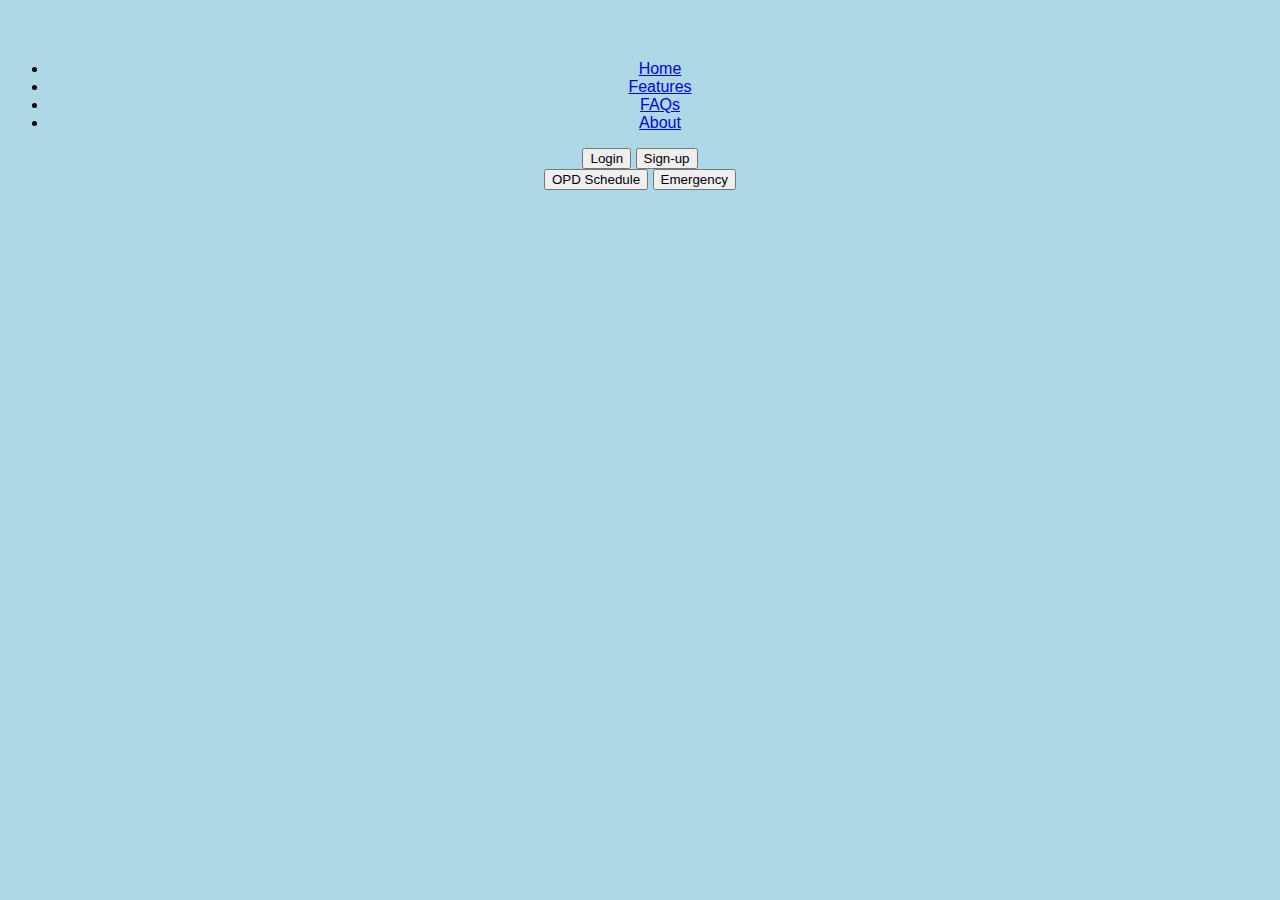
<file: index.html>
<!DOCTYPE html>
<html lang="en">

<head>
  <meta charset="UTF-8">
  <meta name="viewport" content="width=device-width, initial-scale=1.0">
  <title>SIH_2K23</title>
  <link href="https://cdn.jsdelivr.net/npm/bootstrap@5.3.1/dist/css/bootstrap.min.css" rel="stylesheet"
    integrity="sha384-4bw+/aepP/YC94hEpVNVgiZdgIC5+VKNBQNGCHeKRQN+PtmoHDEXuppvnDJzQIu9" crossorigin="anonymous">
  <link rel="stylesheet" href="./style.css">

</head>

<body>

  <header class="p-3 text-bg-dark">
    <div class="container">
      <div class="d-flex flex-wrap align-items-center justify-content-center justify-content-lg-start">
        <a href="/" class="d-flex align-items-center mb-2 mb-lg-0 text-white text-decoration-none">
          <svg class="bi me-2" width="40" height="32" role="img" aria-label="Bootstrap">
            <use xlink:href="#bootstrap"></use>
          </svg>
        </a>

        <ul class="nav col-12 col-lg-auto me-lg-auto mb-2 justify-content-center mb-md-0">
          <li><a href="#" class="nav-link px-2 text-secondary">Home</a></li>
          <li><a href="./asset/features/index.html" class="nav-link px-2 text-white">Features</a></li>

          <li><a href="#" class="nav-link px-2 text-white">FAQs</a></li>
          <li><a href="#" class="nav-link px-2 text-white">About</a></li>
        </ul>


        <div class="text-end">
          <a href=".//asset/Login/index.html"><button type="button"
              class="btn btn-outline-light me-2">Login</button></a>
          <a href="./asset/Register/index.html"><button type="button" class="btn btn-warning">Sign-up</button></a>
        </div>
      </div>
    </div>
  </header>



  <div class="col-lg-6 col-xxl-4 my-5 mx-auto">
    <div class="d-grid gap-2">
      <button class="btn btn-outline-secondary" type="button" onclick="toggleSearch()">OPD Schedule</button>
      <button class="btn btn-primary" type="button" onclick="searchEmergency()">Emergency</button>
    </div>
  </div>

  <form class="w-50 me-3 search-form" role="search">
    <input type="search" class="form-control" list="departmentOptions" id="departmentSearch"
      placeholder="Search Department..." aria-label="Search">

    <datalist id="departmentOptions">
      <!-- JavaScript will generate options here -->
    </datalist>
  </form>

  <!-- Display list of hospitals within a separate container -->
  <div id="hospitalListContainer">
    <div id="hospitalList"></div>
  </div>

  <div id="doctorInfoContainer">
    <h2>Doctor Information</h2>
    <p id="doctorInfo"></p>
    <a href="./asset/A form/index.html"><button id="bookAppointmentButton" class="btn btn-primary"
        onclick="toggleAppointmentForm()">Book Appointment</button></a>
    <div id="appointmentForm" style="display: none;">
      <div class="container my-5">
        <div class="row justify-content-center">

        </div>
      </div>
    </div>
  </div>


  <script src="./script.js"></script>
  <script src="https://cdn.jszzzdelivr.net/npm/bootstrap@5.3.1/dist/js/bootstrap.bundle.min.js"
    integrity="sha384-HwwvtgBNo3bZJJLYd8oVXjrBZt8cqVSpeBNS5n7C8IVInixGAoxmnlMuBnhbgrkm"
    crossorigin="anonymous"></script>
</body>

</html>
</file>
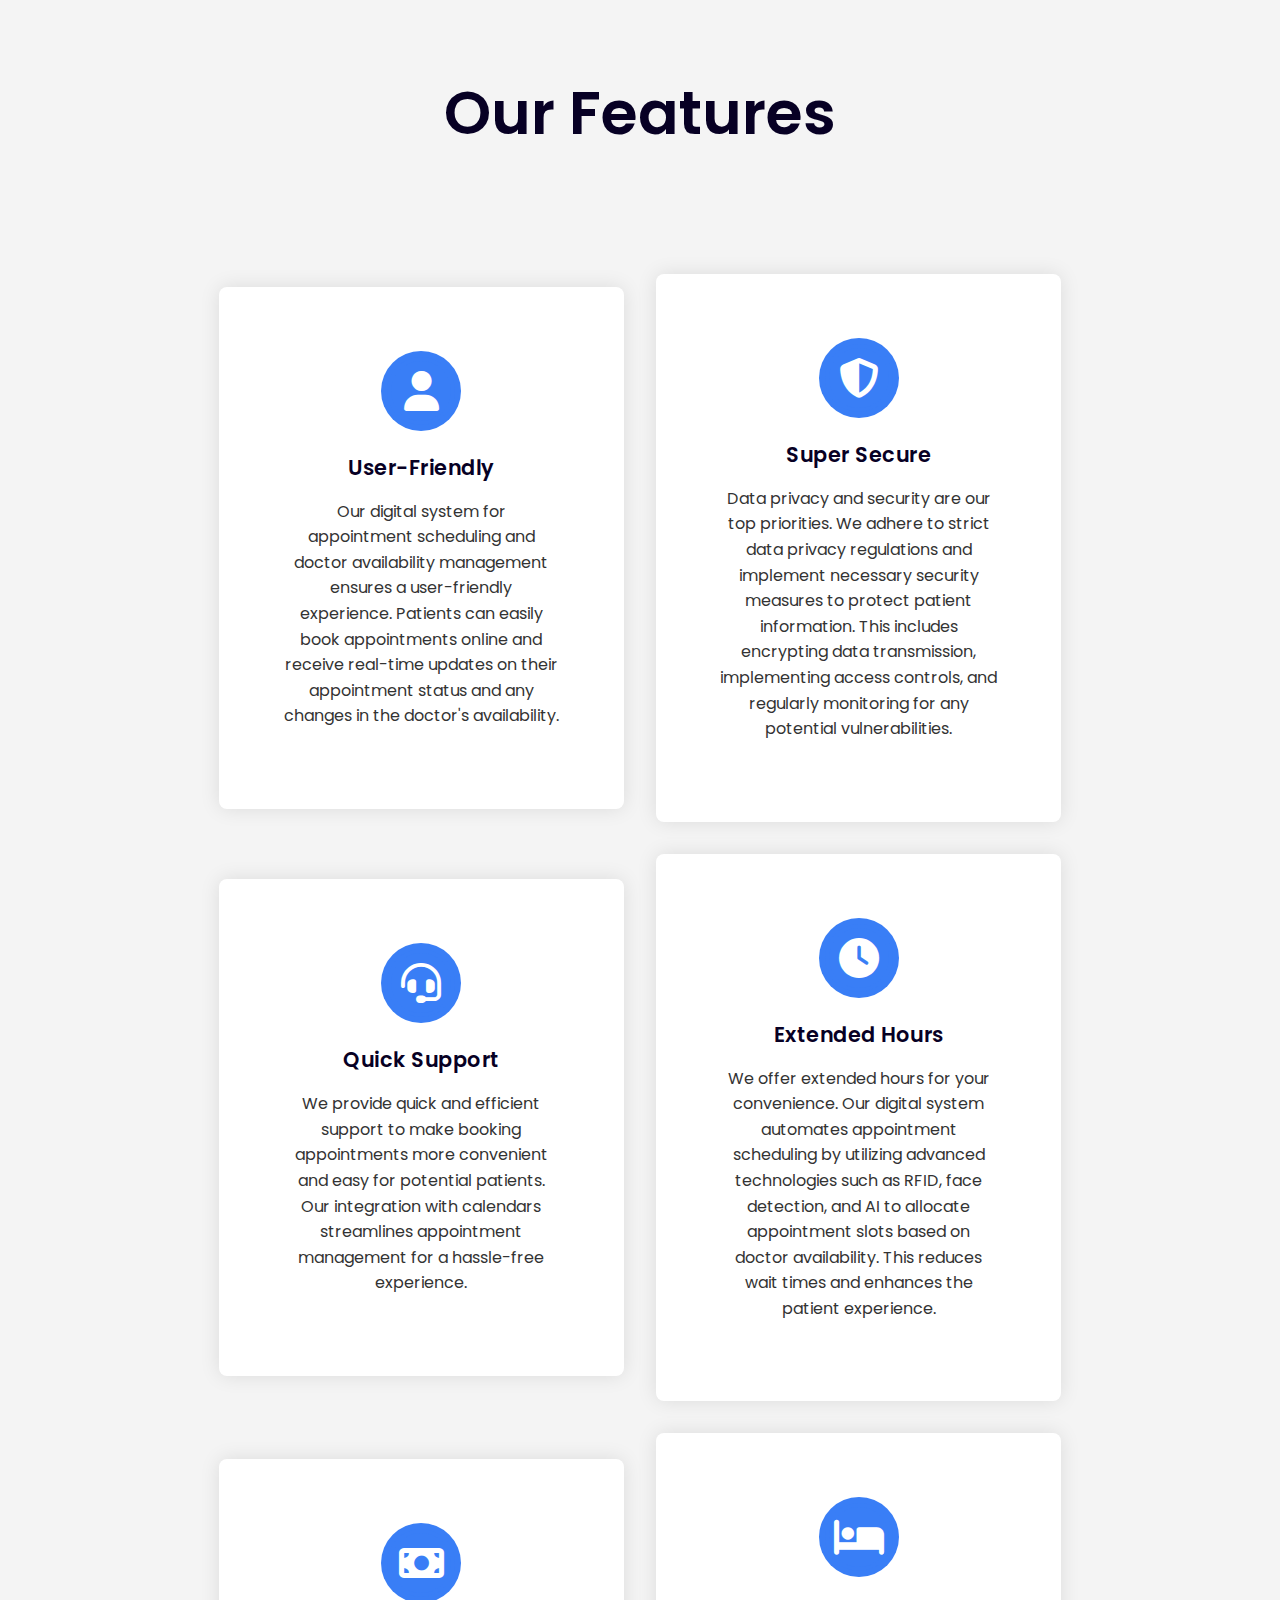
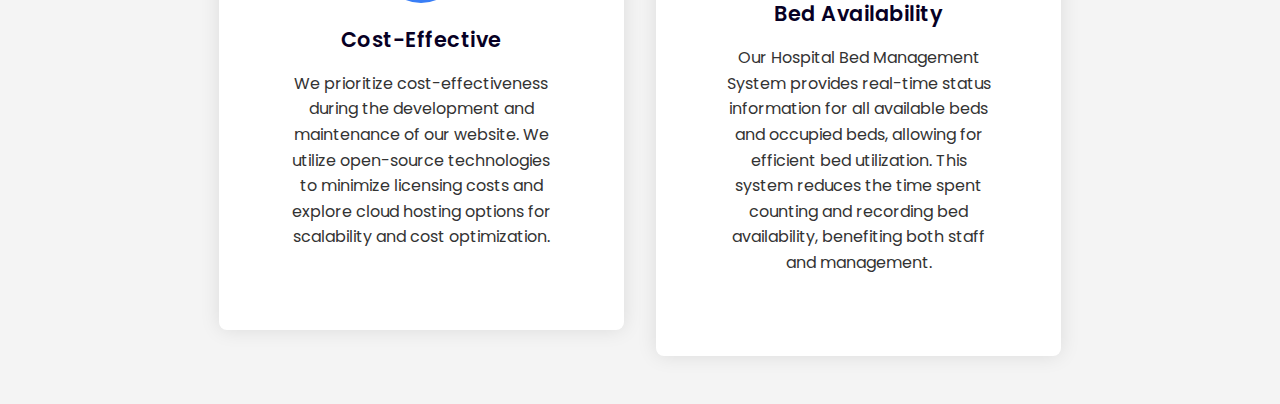
<file: asset/features/index.html>
<!DOCTYPE html>
<html lang="en">
<head>
  <meta charset="UTF-8">
  <meta name="viewport" content="width=device-width, initial-scale=1.0">
  <title>Healthcare Web Features</title>
  <!-- Font Awesome CDN -->
  <link rel="stylesheet" href="https://cdnjs.cloudflare.com/ajax/libs/font-awesome/6.4.2/css/all.min.css"/>

  <!-- Google Fonts -->
  <link rel="stylesheet" href="https://fonts.googleapis.com/css2?family=Poppins&display=swap"/>

  <!-- Add your custom CSS here -->
  <style>
    * {
      padding: 0;
      margin: 0;
      box-sizing: border-box;
      font-family: "Poppins", sans-serif;
    }
    body {
      background-color: #f4f4f4;
    }
    .row {
      display: flex;
      flex-wrap: wrap;
      justify-content: center;
      align-items: center;
      padding: 2em 0;
    }
    .row h1 {
      width: 100%;
      text-align: center;
      font-size: 3.75em;
      margin: 0.6em 0;
      font-weight: 600;
      color: #070024;
    }
    .column {
      padding: 1em;
      margin: 1em;
      flex: 1;
      background-color: #fff;
      border-radius: 0.5em;
      box-shadow: 0 0 20px rgba(0, 0, 0, 0.1);
      transition: 0.3s;
    }
    .column:hover {
      transform: translateY(-5px);
      box-shadow: 0 0 30px rgba(0, 0, 0, 0.2);
    }
    .card {
      padding: 2em;
      text-align: center;
    }
    .icon {
      font-size: 2.5em;
      height: 2em;
      width: 2em;
      margin: auto;
      background-color: #397ef6;
      display: flex;
      justify-content: center;
      align-items: center;
      border-radius: 50%;
      color: #ffffff;
    }
    .icon:before {
      position: absolute;
      content: "";
      height: 1.5em;
      width: 1.5em;
      border: 0.12em solid #397ef6;
      border-radius: 50%;
      transition: 0.5s;
    }
    .card h3 {
      font-size: 1.3em;
      margin: 1em 0 0.5em 0;
      font-weight: 600;
      letter-spacing: 0.5px;
      color: #070024;
    }
    .card p {
      line-height: 1.6;
      color: #333;
      margin: 1em 0;
    }
    .card:hover .icon:before {
      height: 2.25em;
      width: 2.25em;
    }
    @media screen and (min-width: 768px) {
      .row {
        padding: 2em 5em;
      }
    }
    @media screen and (min-width: 992px) {
      .row {
        padding: 2em;
      }
      .card {
        padding: 3em;
      }
      .column {
        flex: 0 0 33.33%;
        max-width: 33.33%;
        padding: 1em;
      }
    }
  </style>
</head>
<body>
  <section>
    <div class="row">
      <h1>Our Features</h1>
    </div>
    <div class="row">
      <div class="column">
        <div class="card">
          <div class="icon">
            <i class="fa-solid fa-user"></i>
          </div>
          <h3>User-Friendly</h3>
          <p>Our digital system for appointment scheduling and doctor availability management ensures a user-friendly experience. Patients can easily book appointments online and receive real-time updates on their appointment status and any changes in the doctor's availability.</p>
        </div>
      </div>

      <div class="column">
        <div class="card">
          <div class="icon">
            <i class="fa-solid fa-shield-halved"></i>
          </div>
          <h3>Super Secure</h3>
          <p>Data privacy and security are our top priorities. We adhere to strict data privacy regulations and implement necessary security measures to protect patient information. This includes encrypting data transmission, implementing access controls, and regularly monitoring for any potential vulnerabilities.</p>
        </div>
      </div>

      <div class="column">
        <div class="card">
          <div class="icon">
            <i class="fa-solid fa-headset"></i>
          </div>
          <h3>Quick Support</h3>
          <p>We provide quick and efficient support to make booking appointments more convenient and easy for potential patients. Our integration with calendars streamlines appointment management for a hassle-free experience.</p>
        </div>
      </div>

      <div class="column">
        <div class="card">
          <div class="icon">
            <i class="fa-solid fa-clock"></i>
          </div>
          <h3>Extended Hours</h3>
          <p>We offer extended hours for your convenience. Our digital system automates appointment scheduling by utilizing advanced technologies such as RFID, face detection, and AI to allocate appointment slots based on doctor availability. This reduces wait times and enhances the patient experience.</p>
        </div>
      </div>

      <div class="column">
        <div class="card">
          <div class="icon">
            <i class="fa-solid fa-money-bill"></i>
          </div>
          <h3>Cost-Effective</h3>
          <p>We prioritize cost-effectiveness during the development and maintenance of our website. We utilize open-source technologies to minimize licensing costs and explore cloud hosting options for scalability and cost optimization.</p>
        </div>
      </div>

      <div class="column">
        <div class="card">
          <div class="icon">
            <i class="fa-solid fa-bed"></i>
          </div>
          <h3>Bed Availability</h3>
          <p>Our Hospital Bed Management System provides real-time status information for all available beds and occupied beds, allowing for efficient bed utilization. This system reduces the time spent counting and recording bed availability, benefiting both staff and management.</p>
        </div>
      </div>
    </div>
  </section>

  <!-- Add more sections and content as needed -->

</body>
</html>
</file>
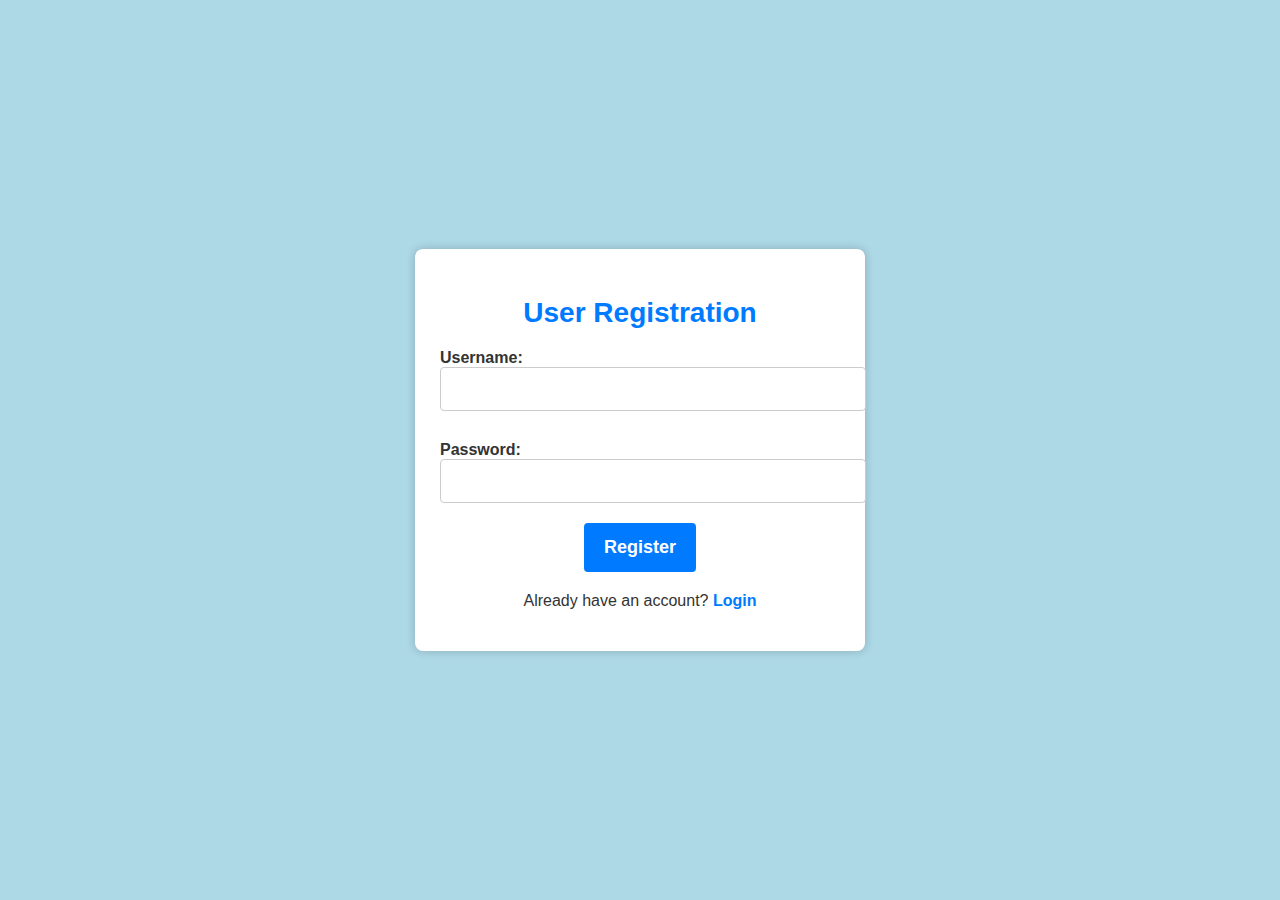
<file: asset/Register/index.html>
<!DOCTYPE html>
<html>

<head>
    <title>Registration</title>
    <style>
        body {
            font-family: Arial, sans-serif;
            background-color: #ADD8E6;
            text-align: center;
            margin: 0;
            padding: 0;
            display: flex;
            justify-content: center;
            align-items: center;
            height: 100vh;
        }

        h2 {
            color: #007bff;
            font-size: 28px;
            margin-bottom: 20px;
        }

        .registration-container {
            background-color: #fff;
            border-radius: 8px;
            padding: 25px;
            box-shadow: 0px 0px 10px rgba(0, 0, 0, 0.2);
            text-align: center;
            max-width: 400px;
            width: 90%;
        }

        label {
            display: block;
            text-align: left;
            font-weight: bold;
            margin-top: 10px;
            color: #333;
        }

        input[type="text"],
        input[type="password"] {
            width: 100%;
            padding: 12px;
            margin-bottom: 20px;
            border: 1px solid #ccc;
            border-radius: 4px;
            font-size: 16px;
        }

        input[type="submit"] {
            background-color: #007bff;
            color: #fff;
            padding: 14px 20px;
            border: none;
            border-radius: 4px;
            cursor: pointer;
            font-weight: bold;
            font-size: 18px;
            transition: background-color 0.3s ease;
        }

        input[type="submit"]:hover {
            background-color: #0056b3;
        }

        p {
            margin-top: 20px;
            font-size: 16px;
            color: #333;
        }

        a {
            color: #007bff;
            text-decoration: none;
            font-weight: bold;
        }

        a:hover {
            text-decoration: underline;
        }
    </style>
</head>

<body>
    <div class="registration-container">
        <h2>User Registration</h2>
        <form method="POST" action="/register">
            <label for="username">Username:</label>
            <input type="text" id="username" name="username" required>

            <label for="password">Password:</label>
            <input type="password" id="password" name="password" required>

            <input type="submit" value="Register">
        </form>

        <p>Already have an account? <a href="../Login/">Login</a></p>
    </div>
</body>

</html>
</file>
<file: style.css>
body{
    font-family: Arial, sans-serif;
    background-color: #ADD8E6;
    text-align: center;
}
   /* Initially show the search input */
   .search-form {
    display: block;
    position: relative;
    top: 40%;
    left: 50%;
    transform: translate(-50%, -50%);
    max-width: 100%; /* Make the form width equal to the button width */
}

/* Style for the datalist options */
#departmentOptions option {
    background-color: #f7f7f7;
    padding: 10px;
    border-radius: 5px;
    margin: 5px;
    font-weight: bold;
    cursor: pointer;
}

/* Hover effect for datalist options */
#departmentOptions option:hover {
    background-color: #3498db;
    color: #fff;
}

/* Style for the hospital list container */
#hospitalListContainer {
    text-align: center;
    margin-top: 20px; /* Add some spacing between the form and the hospital list */
}

/* Style for hospital list items */
#hospitalList ul {
    list-style-type: none;
    padding: 0;
}

#hospitalList ul li {
    margin: 10px 0;
    cursor: pointer;
}
#doctorInfoContainer{
  position: relative;
  text-align: center;
  display: none;
}
</file>
